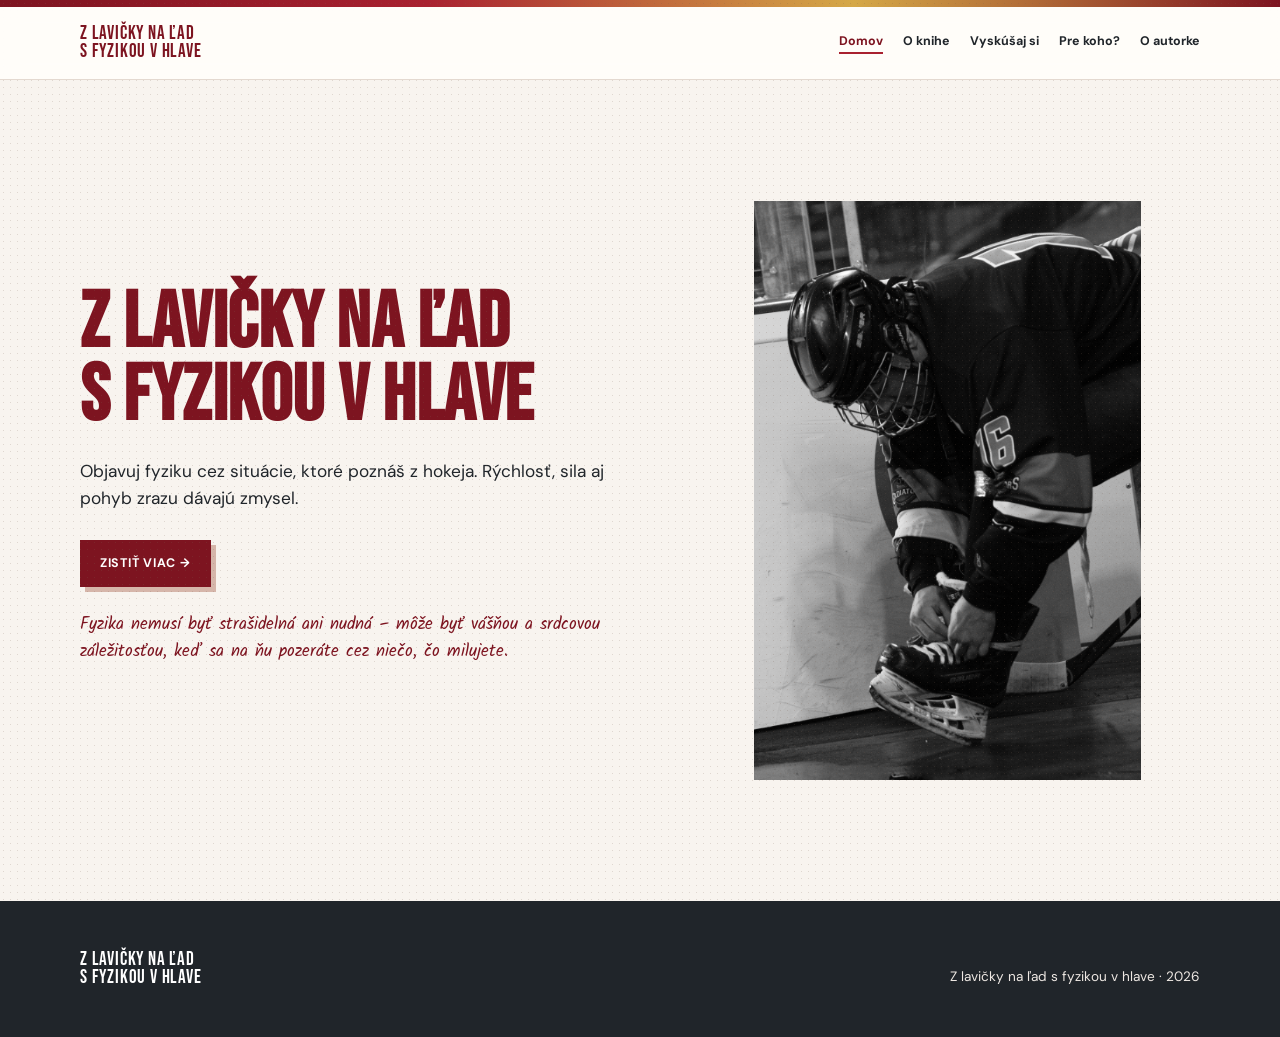
<file: index.html>
<!doctype html><html lang="sk"><head><meta charset="utf-8"><meta name="viewport" content="width=device-width,initial-scale=1"><meta name="description" content="Z lavičky na ľad s fyzikou v hlave – školský projekt o fyzike v hokeji."><title>Z lavičky na ľad s fyzikou v hlave</title><link rel="stylesheet" href="styles.css"></head><body><div class="topline"></div><header><nav class="container"><a class="brand" href="index.html">Z LAVIČKY NA ĽAD<br>S FYZIKOU V HLAVE</a><div class="links"><a class="active" href="index.html">Domov</a><a href="o-projekte.html">O knihe</a><a href="vyskusaj-si.html">Vyskúšaj si</a><a href="pre-koho.html">Pre koho?</a><a href="o-autorovi.html">O autorke</a></div></nav></header><main><section class="hero container"><div><h1>Z LAVIČKY NA ĽAD<br>S FYZIKOU V HLAVE</h1><p>Objavuj fyziku cez situácie, ktoré poznáš z hokeja. Rýchlosť, sila aj pohyb zrazu dávajú zmysel.</p><a class="button" href="o-projekte.html">Zistiť viac →</a><p class="hand">Fyzika nemusí byť strašidelná ani nudná – môže byť vášňou a srdcovou záležitosťou, keď sa na ňu pozeráte cez niečo, čo milujete.</p></div><div class="hero-art"><img class="hero-photo" src="hokejista.jpg" alt="Hokejista pri obúvaní korčule"></div></section></main><footer><div class="container"><a class="brand" href="index.html">Z LAVIČKY NA ĽAD<br>S FYZIKOU V HLAVE</a><p>Z lavičky na ľad s fyzikou v hlave · 2026</p></div></footer></body></html>
</file>
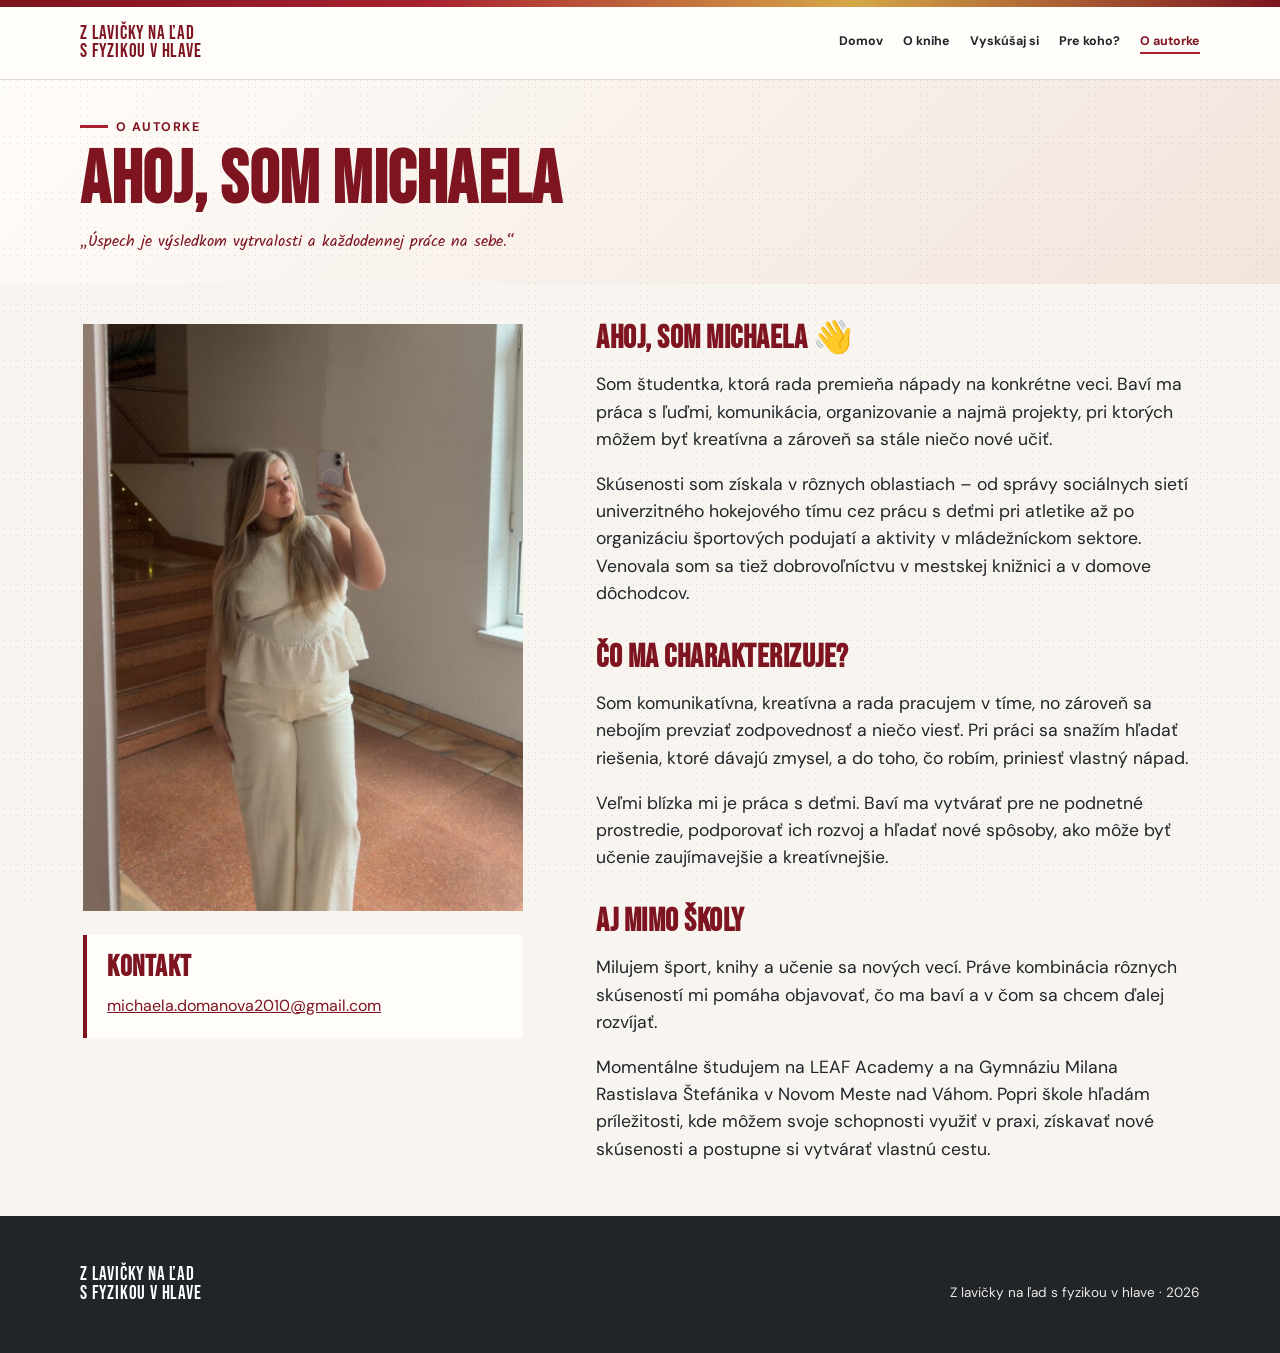
<file: o-autorovi.html>
<!doctype html>
<html lang="sk">
<head>
  <meta charset="utf-8">
  <meta name="viewport" content="width=device-width,initial-scale=1">
  <title>O autorke | Z lavičky na ľad</title>
  <link rel="stylesheet" href="styles.css">
</head>
<body>
  <div class="topline"></div>
  <header>
    <nav class="container">
      <a class="brand" href="index.html">Z LAVIČKY NA ĽAD<br>S FYZIKOU V HLAVE</a>
      <div class="links">
        <a href="index.html">Domov</a><a href="o-projekte.html">O knihe</a><a href="vyskusaj-si.html">Vyskúšaj si</a><a href="pre-koho.html">Pre koho?</a><a class="active" href="o-autorovi.html">O autorke</a>
      </div>
    </nav>
  </header>
  <main>
    <section class="page-hero">
      <div class="container">
        <span class="eyebrow">O autorke</span>
        <h1>Ahoj, som Michaela</h1>
        <p class="hand">„Úspech je výsledkom vytrvalosti a každodennej práce na sebe.“</p>
      </div>
    </section>
    <section>
      <div class="container intro">
        <div><img src="michaela.jpeg" alt="Michaela, autorka knihy" width="900" height="1600" style="display:block;width:100%;max-width:440px;height:auto;aspect-ratio:3/4;object-fit:cover;object-position:center bottom;margin:0 auto"><div style="max-width:440px;margin:24px auto 0;padding:20px;background:var(--paper);border-left:4px solid var(--wine)"><h2 style="font-size:1.8rem">Kontakt</h2><a href="mailto:michaela.domanova2010@gmail.com" style="display:inline-block;margin-top:12px;color:var(--wine);overflow-wrap:anywhere">michaela.domanova2010@gmail.com</a></div></div>
        <div>
          <h2 style="font-size:2rem">Ahoj, som Michaela 👋</h2>
          <p>Som študentka, ktorá rada premieňa nápady na konkrétne veci. Baví ma práca s ľuďmi, komunikácia, organizovanie a najmä projekty, pri ktorých môžem byť kreatívna a zároveň sa stále niečo nové učiť.</p>
          <p>Skúsenosti som získala v rôznych oblastiach – od správy sociálnych sietí univerzitného hokejového tímu cez prácu s deťmi pri atletike až po organizáciu športových podujatí a aktivity v mládežníckom sektore. Venovala som sa tiež dobrovoľníctvu v mestskej knižnici a v domove dôchodcov.</p>
          <h2 style="font-size:2rem;margin-top:36px">Čo ma charakterizuje?</h2>
          <p>Som komunikatívna, kreatívna a rada pracujem v tíme, no zároveň sa nebojím prevziať zodpovednosť a niečo viesť. Pri práci sa snažím hľadať riešenia, ktoré dávajú zmysel, a do toho, čo robím, priniesť vlastný nápad.</p>
          <p>Veľmi blízka mi je práca s deťmi. Baví ma vytvárať pre ne podnetné prostredie, podporovať ich rozvoj a hľadať nové spôsoby, ako môže byť učenie zaujímavejšie a kreatívnejšie.</p>
          <h2 style="font-size:2rem;margin-top:36px">Aj mimo školy</h2>
          <p>Milujem šport, knihy a učenie sa nových vecí. Práve kombinácia rôznych skúseností mi pomáha objavovať, čo ma baví a v čom sa chcem ďalej rozvíjať.</p>
          <p>Momentálne študujem na LEAF Academy a na Gymnáziu Milana Rastislava Štefánika v Novom Meste nad Váhom. Popri škole hľadám príležitosti, kde môžem svoje schopnosti využiť v praxi, získavať nové skúsenosti a postupne si vytvárať vlastnú cestu.</p>
        </div>
      </div>
    </section>
  </main>
  <footer><div class="container"><a class="brand" href="index.html">Z LAVIČKY NA ĽAD<br>S FYZIKOU V HLAVE</a><p>Z lavičky na ľad s fyzikou v hlave · 2026</p></div></footer>
</body>
</html>
</file>
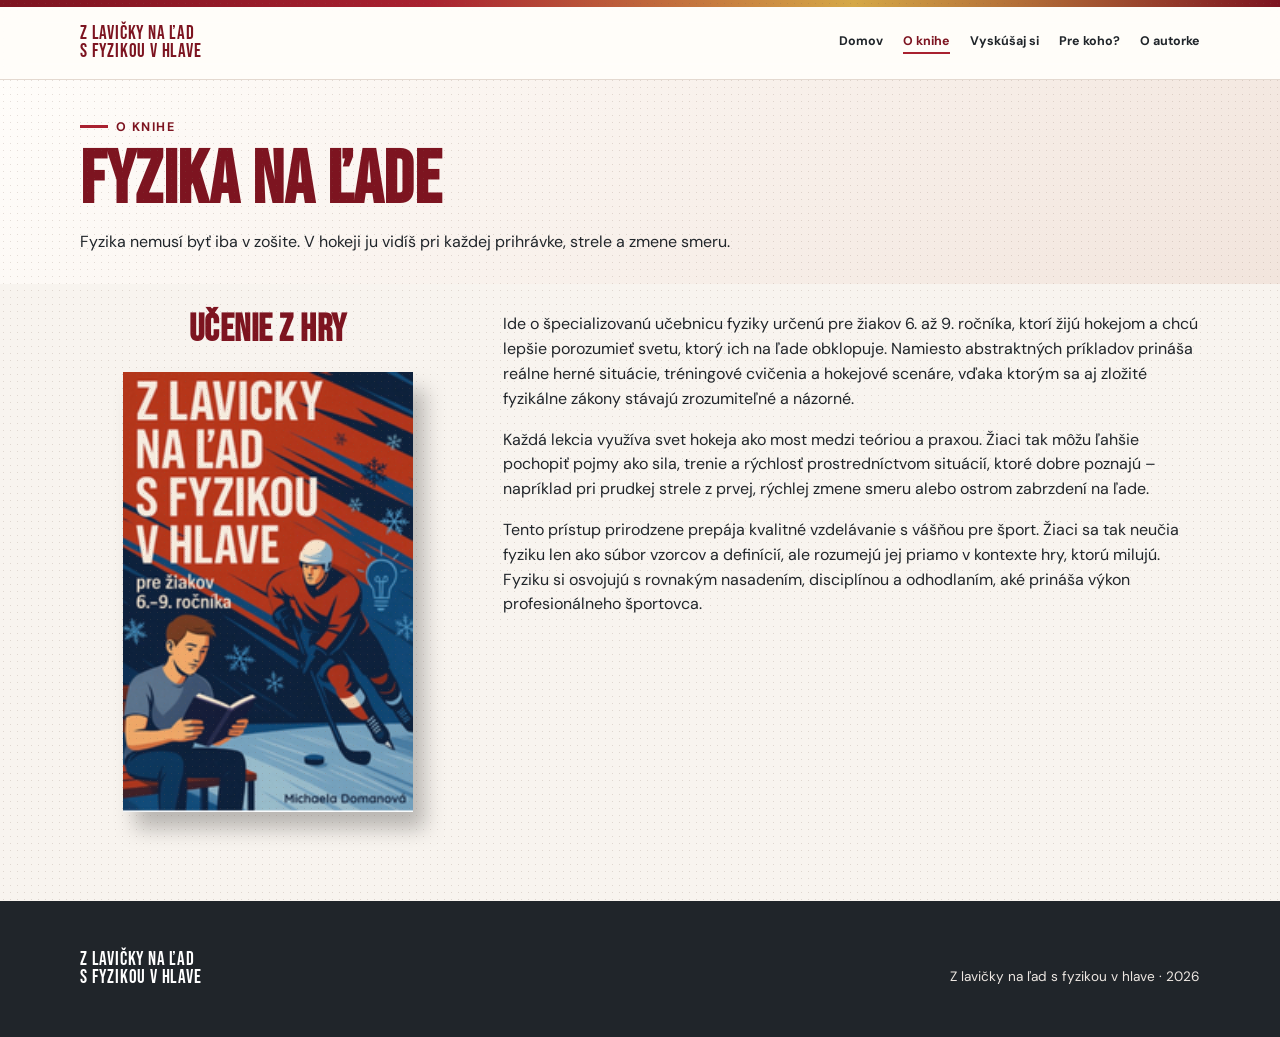
<file: o-projekte.html>
<!doctype html>
<html lang="sk">
<head>
  <meta charset="utf-8">
  <meta name="viewport" content="width=device-width,initial-scale=1">
  <title>O knihe | Z lavičky na ľad</title>
  <link rel="stylesheet" href="styles.css?v=project-cover">
  <style>
    body{min-height:100svh;display:grid;grid-template-rows:auto auto 1fr auto}
    main{min-height:calc(100svh - 79px)}
    .page-hero{padding:38px 0 30px}
    .page-hero h1{font-size:clamp(3.5rem,5.8vw,5.2rem)}
    .page-hero + .book-content{padding:28px 0 36px}
    .book-content{padding:28px 0 36px}
    .project-intro{grid-template-columns:.7fr 1.3fr;gap:48px}
    .project-book h2{font-size:clamp(2rem,3vw,2.8rem)}
    .project-book .book-cover{width:auto;max-width:100%;height:clamp(240px,calc(100svh - 370px),440px);max-height:none;margin:24px auto 0}
    .project-intro p{font-size:1rem;line-height:1.55;margin:0 0 16px}
    .project-intro p:last-child{margin-bottom:0}
    @media(max-width:800px){
      .page-hero{padding:30px 0 26px}
      .project-intro{grid-template-columns:1fr;gap:28px}
      .project-book .book-cover{height:320px}
    }
  </style>
</head>
<body>
  <div class="topline"></div>
  <header>
    <nav class="container">
      <a class="brand" href="index.html">Z LAVIČKY NA ĽAD<br>S FYZIKOU V HLAVE</a>
      <div class="links">
        <a href="index.html">Domov</a><a class="active" href="o-projekte.html">O knihe</a><a href="vyskusaj-si.html">Vyskúšaj si</a><a href="pre-koho.html">Pre koho?</a><a href="o-autorovi.html">O autorke</a>
      </div>
    </nav>
  </header>
  <main>
    <section class="page-hero">
      <div class="container">
        <span class="eyebrow">O knihe</span>
        <h1>FYZIKA NA ĽADE</h1>
        <p>Fyzika nemusí byť iba v zošite. V hokeji ju vidíš pri každej prihrávke, strele a zmene smeru.</p>
      </div>
    </section>
    <section class="book-content">
      <div class="container intro project-intro">
        <div class="project-book">
          <h2>UČENIE Z HRY</h2>
          <img class="book-cover" src="obal-knihy.png" alt="Obálka knihy Z lavičky na ľad s fyzikou v hlave">
        </div>
        <div>
          <p>Ide o špecializovanú učebnicu fyziky určenú pre žiakov 6. až 9. ročníka, ktorí žijú hokejom a chcú lepšie porozumieť svetu, ktorý ich na ľade obklopuje. Namiesto abstraktných príkladov prináša reálne herné situácie, tréningové cvičenia a hokejové scenáre, vďaka ktorým sa aj zložité fyzikálne zákony stávajú zrozumiteľné a názorné.</p>
          <p>Každá lekcia využíva svet hokeja ako most medzi teóriou a praxou. Žiaci tak môžu ľahšie pochopiť pojmy ako sila, trenie a rýchlosť prostredníctvom situácií, ktoré dobre poznajú – napríklad pri prudkej strele z prvej, rýchlej zmene smeru alebo ostrom zabrzdení na ľade.</p>
          <p>Tento prístup prirodzene prepája kvalitné vzdelávanie s vášňou pre šport. Žiaci sa tak neučia fyziku len ako súbor vzorcov a definícií, ale rozumejú jej priamo v kontexte hry, ktorú milujú. Fyziku si osvojujú s rovnakým nasadením, disciplínou a odhodlaním, aké prináša výkon profesionálneho športovca.</p>
        </div>
      </div>
    </section>
  </main>
  <footer><div class="container"><a class="brand" href="index.html">Z LAVIČKY NA ĽAD<br>S FYZIKOU V HLAVE</a><p>Z lavičky na ľad s fyzikou v hlave · 2026</p></div></footer>
</body>
</html>
</file>
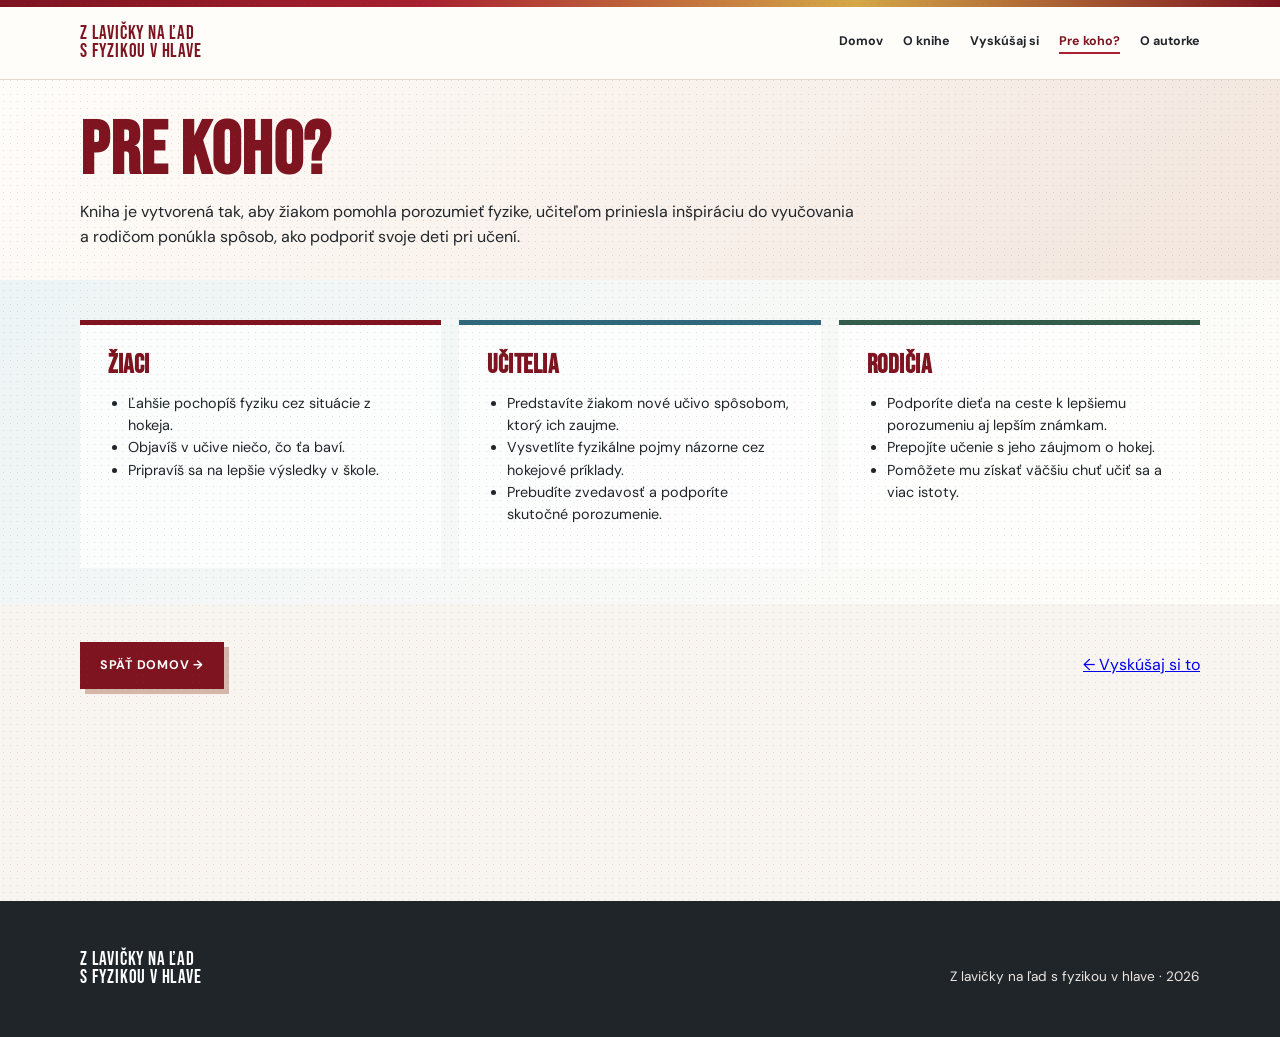
<file: pre-koho.html>
<!doctype html><html lang="sk"><head><meta charset="utf-8"><meta name="viewport" content="width=device-width,initial-scale=1"><title>Pre koho? | Z lavičky na ľad</title><link rel="stylesheet" href="styles.css"></head><body><div class="topline"></div><header><nav class="container"><a class="brand" href="index.html">Z LAVIČKY NA ĽAD<br>S FYZIKOU V HLAVE</a><div class="links"><a href="index.html">Domov</a><a href="o-projekte.html">O knihe</a><a href="vyskusaj-si.html">Vyskúšaj si</a><a class="active" href="pre-koho.html">Pre koho?</a><a href="o-autorovi.html">O autorke</a></div></nav></header><main><section class="page-hero"><div class="container"><h1>PRE KOHO?</h1><p>Kniha je vytvorená tak, aby žiakom pomohla porozumieť fyzike, učiteľom priniesla inšpiráciu do vyučovania a rodičom ponúkla spôsob, ako podporiť svoje deti pri učení.</p></div></section><section class="audiences"><div class="container"><div class="audience-grid"><article class="audience"><h3>Žiaci</h3><ul><li>Ľahšie pochopíš fyziku cez situácie z hokeja.</li><li>Objavíš v učive niečo, čo ťa baví.</li><li>Pripravíš sa na lepšie výsledky v škole.</li></ul></article><article class="audience"><h3>Učitelia</h3><ul><li>Predstavíte žiakom nové učivo spôsobom, ktorý ich zaujme.</li><li>Vysvetlíte fyzikálne pojmy názorne cez hokejové príklady.</li><li>Prebudíte zvedavosť a podporíte skutočné porozumenie.</li></ul></article><article class="audience"><h3>Rodičia</h3><ul><li>Podporíte dieťa na ceste k lepšiemu porozumeniu aj lepším známkam.</li><li>Prepojíte učenie s jeho záujmom o hokej.</li><li>Pomôžete mu získať väčšiu chuť učiť sa a viac istoty.</li></ul></article></div></div></section><div class="container next-page"><a class="button" href="index.html">Späť domov →</a><a href="vyskusaj-si.html">← Vyskúšaj si to</a></div></main><footer><div class="container"><a class="brand" href="index.html">Z LAVIČKY NA ĽAD<br>S FYZIKOU V HLAVE</a><p>Z lavičky na ľad s fyzikou v hlave · 2026</p></div></footer></body></html>
</file>
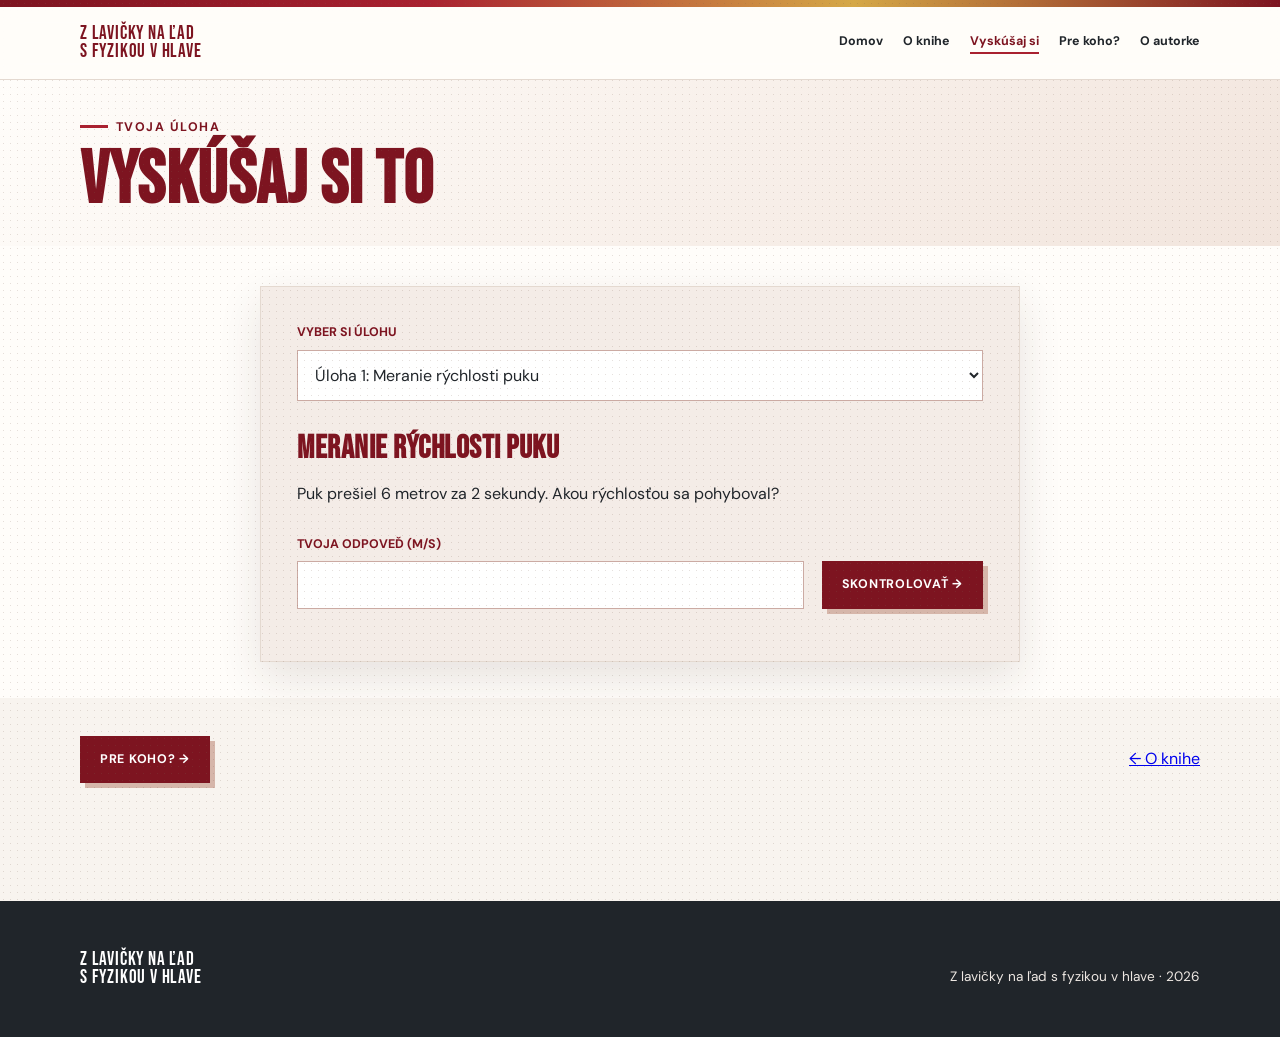
<file: vyskusaj-si.html>
<!doctype html><html lang="sk"><head><meta charset="utf-8"><meta name="viewport" content="width=device-width,initial-scale=1"><title>Vyskúšaj si | Z lavičky na ľad</title><link rel="stylesheet" href="styles.css"><style>
.exercise-picker{width:100%;padding:13px;margin:8px 0 30px;font:inherit;background:#fff;border:1px solid #cbaaa3;color:var(--ink)}
.exercise-title{font-size:2rem;line-height:1.1}
.answer-row{display:flex;gap:18px;align-items:end;flex-wrap:wrap;margin-top:28px}
.answer-row label{flex:1;min-width:160px}
.solution{margin-top:24px;padding:22px;background:var(--paper);border-left:4px solid var(--wine)}
.solution h3{font-size:1.5rem}.solution li{margin:10px 0}.solution ol{padding-left:22px}
#feedback:not(:empty){display:flex;align-items:flex-start;gap:12px;margin:24px 0 0;padding:18px 20px;font-size:clamp(1.15rem,2vw,1.35rem);font-weight:700;line-height:1.45;border-left:4px solid currentColor}
#feedback[data-state="correct"]{color:#24543b;background:#eaf3ec}
#feedback[data-state="incorrect"],#feedback[data-state="invalid"]{color:var(--wine);background:#f6e7e5}
.feedback-icon{font-size:1.65em;line-height:1;flex-shrink:0}
</style></head><body><div class="topline"></div><header><nav class="container"><a class="brand" href="index.html">Z LAVIČKY NA ĽAD<br>S FYZIKOU V HLAVE</a><div class="links"><a href="index.html">Domov</a><a href="o-projekte.html">O knihe</a><a class="active" href="vyskusaj-si.html">Vyskúšaj si</a><a href="pre-koho.html">Pre koho?</a><a href="o-autorovi.html">O autorke</a></div></nav></header><main><section class="page-hero"><div class="container"><span class="eyebrow">Tvoja úloha</span><h1>VYSKÚŠAJ SI TO</h1></div></section><section class="calculator"><div class="container"><div class="calculator-box">
<label for="exercise">Vyber si úlohu</label>
<select class="exercise-picker" id="exercise"><option value="speed">Úloha 1: Meranie rýchlosti puku</option><option value="bounce">Úloha 2: Odraz od mantinelu</option></select>
<h2 class="exercise-title" id="exercise-title">Meranie rýchlosti puku</h2>
<p id="question">Puk prešiel 6 metrov za 2 sekundy. Akou rýchlosťou sa pohyboval?</p>
<form id="answer-form" novalidate><div class="answer-row"><label for="answer" id="answer-label">Tvoja odpoveď (m/s)<input id="answer" type="text" inputmode="decimal" autocomplete="off" aria-describedby="feedback"></label><button class="button" type="submit">Skontrolovať →</button></div></form>
<p id="feedback" role="status" aria-live="polite"></p>
<div id="solution" class="solution" hidden></div>
</div></div></section><div class="container next-page"><a class="button" href="pre-koho.html">Pre koho? →</a><a href="o-projekte.html">← O knihe</a></div></main><footer><div class="container"><a class="brand" href="index.html">Z LAVIČKY NA ĽAD<br>S FYZIKOU V HLAVE</a><p>Z lavičky na ľad s fyzikou v hlave · 2026</p></div></footer><script>
const exercises = {
  speed: {
    title: 'Meranie rýchlosti puku',
    question: 'Puk prešiel 6 metrov za 2 sekundy. Akou rýchlosťou sa pohyboval?',
    unit: 'm/s', answer: 3,
    solution: '<h3>Postup riešenia</h3><ol><li>Poznáme dráhu s = 6 m a čas t = 2 s. Hľadáme rýchlosť v.</li><li>Použijeme vzorec v = s / t.</li><li>Dosadíme: v = 6 m / 2 s = 3 m/s.</li></ol><p><strong>Rýchlosť puku bola 3 m/s.</strong></p>'
  },
  bounce: {
    title: 'Odraz od mantinelu',
    question: 'Puk sa pohyboval smerom k mantinelu pod uhlom 45° a odrazil sa. Aký bude uhol odrazu? Uhly meriame od kolmice na mantinel. Uvažuj ideálny odraz bez trenia a rotácie puku.',
    unit: '°', answer: 45,
    solution: '<h3>Postup riešenia</h3><ol><li>Uhol dopadu je 45° od kolmice na mantinel.</li><li>Pri ideálnom odraze sa uhol odrazu rovná uhlu dopadu.</li><li>Uhol odrazu je preto tiež 45°.</li></ol><p><strong>Puk pôjde od mantinelu pod uhlom 45° na druhej strane kolmice.</strong></p><p>Je to podobné ako odraz loptičky od steny. V skutočnej hre môžu odraz ovplyvniť trenie, rotácia puku a vlastnosti mantinelu.</p>'
  }
};
const picker = document.querySelector('#exercise');
const answer = document.querySelector('#answer');
const feedback = document.querySelector('#feedback');
const solution = document.querySelector('#solution');
function showFeedback(state, message) {
  feedback.dataset.state = state;
  const icon = document.createElement('span');
  icon.className = 'feedback-icon';
  icon.setAttribute('aria-hidden', 'true');
  icon.textContent = state === 'correct' ? '✓' : state === 'incorrect' ? '✕' : '!';
  const text = document.createElement('span');
  text.textContent = message;
  feedback.replaceChildren(icon, text);
}
picker.addEventListener('change', () => {
  const item = exercises[picker.value];
  document.querySelector('#exercise-title').textContent = item.title;
  document.querySelector('#question').textContent = item.question;
  document.querySelector('#answer-label').firstChild.textContent = 'Tvoja odpoveď (' + item.unit + ')';
  answer.value = ''; answer.removeAttribute('aria-invalid');
  feedback.textContent = ''; delete feedback.dataset.state; solution.hidden = true; solution.innerHTML = '';
});
document.querySelector('#answer-form').addEventListener('submit', event => {
  event.preventDefault();
  const raw = answer.value.trim().replace(',', '.');
  if (!/^\d+(?:\.\d+)?$/.test(raw) || !Number.isFinite(Number(raw))) {
    showFeedback('invalid', 'Zadaj nezáporné číslo bez jednotky, napríklad 3 alebo 3,5.');
    answer.setAttribute('aria-invalid', 'true'); solution.hidden = true; return;
  }
  answer.removeAttribute('aria-invalid');
  const item = exercises[picker.value];
  const correct = Number(raw) === item.answer;
  showFeedback(correct ? 'correct' : 'incorrect', correct ? 'Správne! Pozri si aj postup riešenia.' : 'Zatiaľ to nie je správne. Pozri si postup a správnu odpoveď nižšie.');
  solution.innerHTML = item.solution; solution.hidden = false;
});
</script></body></html>
</file>
<file: styles.css>
@import url('https://fonts.googleapis.com/css2?family=Bebas+Neue&family=DM+Sans:wght@400;500;600;700&family=Kalam:wght@300;400;700&display=swap');
:root{--wine:#7d1420;--red:#a92130;--ink:#20252a;--cream:#f8f4ef;--paper:#fffdfa;--line:#e4d9d0;--shadow:0 16px 40px rgba(57,35,26,.12)}
*{box-sizing:border-box}
body{margin:0;font-family:'DM Sans',sans-serif;color:var(--ink);background:var(--cream);line-height:1.55}
body:before{content:"";position:fixed;inset:0;pointer-events:none;opacity:.2;background-image:radial-gradient(#7d6255 .55px,transparent .55px);background-size:7px 7px;z-index:5}
.container{width:min(1120px,calc(100% - 40px));margin:auto}
.topline{height:7px;background:linear-gradient(90deg,var(--wine),var(--red),#d5a847,var(--wine))}
header{position:sticky;top:0;z-index:10;background:rgba(255,253,250,.94);backdrop-filter:blur(10px);border-bottom:1px solid var(--line)}
nav{min-height:72px;display:flex;align-items:center;justify-content:space-between;gap:24px}
.brand{color:var(--wine);font-family:'Bebas Neue',sans-serif;letter-spacing:.8px;font-size:1.2rem;line-height:.95;max-width:190px;text-decoration:none}
.links{display:flex;gap:20px;flex-wrap:wrap;justify-content:flex-end}
.links a{color:var(--ink);text-decoration:none;font-size:.78rem;font-weight:700}
.links a:hover,.links a.active{color:var(--wine);border-bottom:2px solid var(--red)}
h1,h2,h3{margin:0;font-family:'Bebas Neue',sans-serif;line-height:.92;letter-spacing:.5px}
h1{font-size:clamp(3.5rem,6.2vw,6.4rem);color:var(--wine)}
h2{font-size:clamp(2.7rem,5vw,4.6rem);color:var(--wine)}
h3{font-size:1.65rem;color:var(--wine)}
.eyebrow{display:inline-flex;gap:8px;margin-bottom:14px;color:var(--wine);font-size:.78rem;font-weight:700;text-transform:uppercase;letter-spacing:.12em}
.eyebrow:before{content:"";width:28px;border-top:3px solid var(--red);margin-top:.55em}
.button{display:inline-flex;gap:10px;align-items:center;background:var(--wine);color:#fff;padding:14px 20px;text-decoration:none;text-transform:uppercase;letter-spacing:.06em;font-size:.78rem;font-weight:700;box-shadow:5px 5px 0 #d6b6aa}
.hero{min-height:calc(100vh - 79px);display:grid;grid-template-columns:1.06fr .94fr;gap:46px;align-items:center;padding:70px 0}
.hero p,.page-hero p{max-width:620px;font-size:1.08rem;margin:25px 0 28px}
.hand{font-family:'Kalam',cursive;font-size:1.4rem;color:var(--wine)}
.hero-art{min-height:500px;display:grid;place-items:center;background:transparent;border:0;box-shadow:none}
.hero-photo{display:block;width:auto;max-width:100%;height:min(580px,70vh);object-fit:contain;filter:grayscale(1)}
.book-cover{display:block;width:min(76%,350px);max-height:440px;object-fit:contain;filter:drop-shadow(12px 17px 10px rgba(0,0,0,.25));transform:rotate(2deg)}
.project-book{text-align:center}
.project-book .book-cover{margin:48px auto 0;transform:none}
section{padding:100px 0}
main:has(> .page-hero){min-height:calc(100svh - 79px)}
.page-hero{padding:38px 0 30px;background:linear-gradient(135deg,#fffdfa,#f2e5dd)}
.page-hero .eyebrow{margin-bottom:10px}
.page-hero h1{font-size:clamp(3.5rem,5.8vw,5.2rem)}
.page-hero p{max-width:780px;margin:14px 0 0;font-size:1rem}
.page-hero + section{padding:40px 0 36px}
.intro,.steps{display:grid;grid-template-columns:.85fr 1.15fr;gap:70px;align-items:start}
.intro p{font-size:1.1rem}
.note{border-left:5px solid var(--red);padding:18px 21px;background:#f2e9e1;margin-top:30px;font-family:'Kalam',cursive;font-size:1.2rem;color:var(--wine)}
.physics{background:var(--paper);border-block:1px solid var(--line)}
.cards{display:grid;grid-template-columns:repeat(4,1fr);gap:16px}
.card{background:#f7eeea;padding:22px;min-height:220px;border:1px solid #eee2dc}
.card:hover{transform:translateY(-7px);box-shadow:var(--shadow)}
.icon{font-size:2.8rem;display:block;margin-bottom:24px}
.card p{font-size:.88rem;margin:10px 0}
.step-list{display:grid;gap:16px}
.step{display:grid;grid-template-columns:48px 1fr;gap:16px;align-items:center;padding:12px 0;border-bottom:1px solid var(--line)}
.number{display:grid;place-items:center;width:42px;height:42px;border-radius:50%;background:var(--wine);color:#fff;font-weight:700}
.step p{margin:2px 0;font-size:.9rem}
.formula{background:var(--wine);color:#fff;padding:38px;box-shadow:var(--shadow)}
.formula h3{color:#fff;font-size:2.25rem}
.equation{font-family:'Kalam',cursive;font-size:2rem;margin:20px 0;border-block:1px solid rgba(255,255,255,.4);padding:12px 0}
.calculator{background:var(--paper)}
.calculator-box{max-width:760px;margin:auto;padding:36px;background:#f4ece7;border:1px solid var(--line);box-shadow:var(--shadow)}
.fields{display:grid;grid-template-columns:1fr 1fr auto;gap:14px;align-items:end}
label{display:grid;gap:7px;color:var(--wine);font-size:.78rem;font-weight:700;text-transform:uppercase}
input{width:100%;border:1px solid #cbaaa3;background:#fff;padding:13px;font:inherit}
button{border:0;cursor:pointer;font:inherit}
.result{min-height:55px;padding-top:15px;font-size:1.15rem;font-weight:700;color:var(--wine)}
.audiences{background:linear-gradient(135deg,#edf4f5,#fffdf8)}
.audience-grid{display:grid;grid-template-columns:repeat(3,1fr);gap:18px}
.audience{background:rgba(255,255,255,.75);padding:28px;border-top:5px solid var(--wine)}
.audience:nth-child(2){border-color:#31677a}
.audience:nth-child(3){border-color:#345c4a}
.audience ul{padding-left:20px;font-size:.9rem}
.next-page{display:flex;justify-content:space-between;gap:16px;padding:38px 0 90px;align-items:center}
footer{background:#20252a;color:#eee8e3;padding:50px 0}
footer .container{display:flex;justify-content:space-between;align-items:end;gap:30px}
footer p{margin:0;font-size:.85rem}
footer .brand{color:#fff}
@media(max-width:800px){.page-hero{padding:30px 0 26px}.links{gap:12px}
.links a{font-size:.7rem}
.intro,.steps{grid-template-columns:1fr;gap:36px}
.hero{grid-template-columns:1.06fr .94fr;gap:20px;padding:45px 0}
.hero-art{min-height:390px}
.cards{grid-template-columns:1fr 1fr}
.fields,.audience-grid{grid-template-columns:1fr}
section{padding:70px 0}
}
@media(max-width:480px){.container{width:min(100% - 28px,1120px)}
nav{padding:12px 0;align-items:flex-start}
.brand{font-size:1.05rem}
.links{gap:8px;max-width:210px}
.links a{font-size:.66rem}
.cards{grid-template-columns:1fr}
h1{font-size:2.8rem}
.next-page,footer .container{align-items:flex-start;flex-direction:column}
}
</file>
